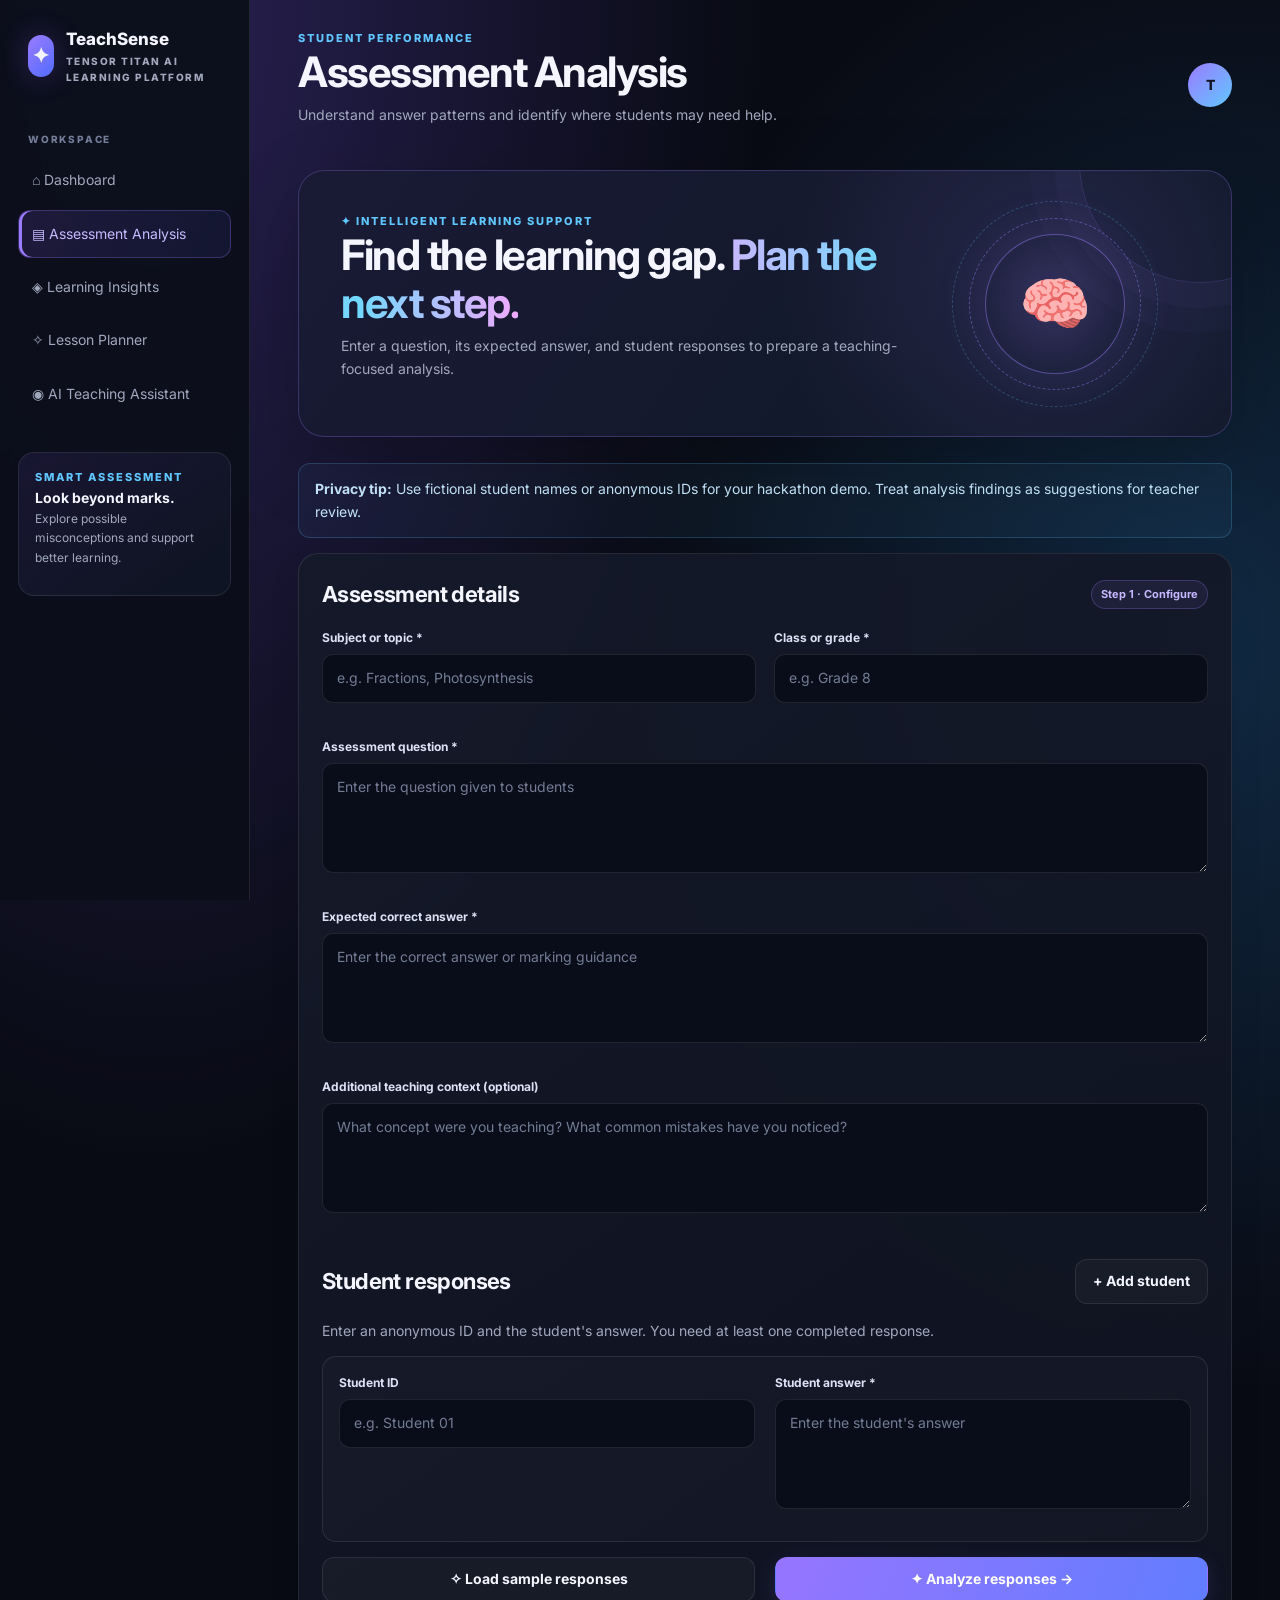
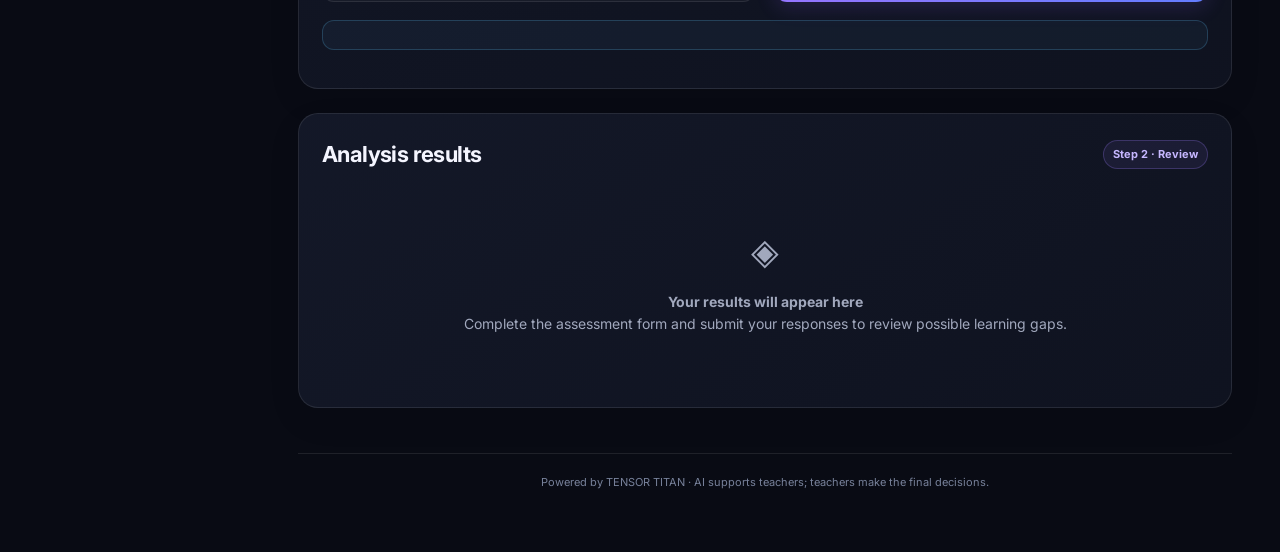
<file: assessment.html>
<!DOCTYPE html>
<html lang="en">
<head>
  <meta charset="UTF-8">
  <meta name="viewport" content="width=device-width, initial-scale=1.0">
  <meta name="description" content="Analyze student responses and explore possible learning gaps with TeachSense AI.">

  <title>Assessment Analysis | TeachSense AI</title>

  <link rel="stylesheet" href="style.css">
  <script src="script.js" defer></script>
</head>

<body>
<div class="app-layout">

  <!-- SIDEBAR -->
  <aside class="sidebar">
    <a class="brand" href="index.html">
      <span class="brand-icon">✦</span>
      <span>
        TeachSense
        <small>TENSOR TITAN AI LEARNING PLATFORM</small>
      </span>
    </a>

    <div class="nav-label">Workspace</div>

    <nav aria-label="Main navigation">
      <a class="nav-link" href="index.html">⌂ Dashboard</a>
      <a class="nav-link active" href="assessment.html" aria-current="page">▤ Assessment Analysis</a>
      <a class="nav-link" href="insights.html">◈ Learning Insights</a>
      <a class="nav-link" href="lesson-plan.html">✧ Lesson Planner</a>
      <a class="nav-link" href="chat.html">◉ AI Teaching Assistant</a>
    </nav>

    <div class="sidebar-note">
      <div class="eyebrow">SMART ASSESSMENT</div>
      <strong>Look beyond marks.</strong>
      <p>Explore possible misconceptions and support better learning.</p>
    </div>
  </aside>

  <!-- MAIN CONTENT -->
  <main class="main-content">

    <header class="topbar">
      <div>
        <div class="eyebrow">STUDENT PERFORMANCE</div>
        <h1>Assessment Analysis</h1>
        <p class="subtitle">
          Understand answer patterns and identify where students may need help.
        </p>
      </div>

      <div class="avatar" title="Teacher">T</div>
    </header>

    <!-- HERO -->
    <section class="hero">
      <div>
        <div class="eyebrow">✦ INTELLIGENT LEARNING SUPPORT</div>

        <h1>
          Find the learning gap.
          <span>Plan the next step.</span>
        </h1>

        <p class="subtitle">
          Enter a question, its expected answer, and student responses
          to prepare a teaching-focused analysis.
        </p>
      </div>

      <div class="hero-art" aria-hidden="true">
        <div class="brain-orbit">
          <div class="brain-symbol">🧠</div>
        </div>
      </div>
    </section>

    <div class="notice">
      <strong>Privacy tip:</strong>
      Use fictional student names or anonymous IDs for your hackathon demo.
      Treat analysis findings as suggestions for teacher review.
    </div>

    <!-- ASSESSMENT FORM -->
    <section class="panel">
      <div class="section-heading" style="margin-top:0">
        <h2>Assessment details</h2>
        <span class="badge">Step 1 · Configure</span>
      </div>

      <form id="assessmentForm">

        <div class="form-grid">

          <div class="form-group">
            <label for="topic">Subject or topic *</label>
            <input
              type="text"
              id="topic"
              name="topic"
              placeholder="e.g. Fractions, Photosynthesis"
              required
              maxlength="150"
            >
          </div>

          <div class="form-group">
            <label for="grade">Class or grade *</label>
            <input
              type="text"
              id="grade"
              name="grade"
              placeholder="e.g. Grade 8"
              required
              maxlength="80"
            >
          </div>

          <div class="form-group full">
            <label for="question">Assessment question *</label>
            <textarea
              id="question"
              name="question"
              placeholder="Enter the question given to students"
              required
              rows="3"
              maxlength="3000"
            ></textarea>
          </div>

          <div class="form-group full">
            <label for="correctAnswer">Expected correct answer *</label>
            <textarea
              id="correctAnswer"
              name="correctAnswer"
              placeholder="Enter the correct answer or marking guidance"
              required
              rows="3"
              maxlength="3000"
            ></textarea>
          </div>

          <div class="form-group full">
            <label for="teacherContext">
              Additional teaching context (optional)
            </label>
            <textarea
              id="teacherContext"
              name="teacherContext"
              placeholder="What concept were you teaching? What common mistakes have you noticed?"
              rows="3"
              maxlength="2000"
            ></textarea>
          </div>

        </div>

        <!-- STUDENT RESPONSES -->
        <div class="section-heading">
          <h2>Student responses</h2>

          <button
            type="button"
            class="btn btn-secondary"
            id="addResponse"
          >
            + Add student
          </button>
        </div>

        <p class="muted">
          Enter an anonymous ID and the student's answer.
          You need at least one completed response.
        </p>

        <div id="responseRows">

          <div class="response-row grid-2" style="margin-bottom:15px">

            <div class="form-group">
              <label>Student ID</label>

              <input
                type="text"
                name="studentId[]"
                placeholder="e.g. Student 01"
                maxlength="80"
              >
            </div>

            <div class="form-group">
              <label>Student answer *</label>

              <textarea
                name="studentAnswer[]"
                placeholder="Enter the student's answer"
                required
                rows="3"
                maxlength="3000"
              ></textarea>
            </div>

          </div>

        </div>

        <!-- ACTION BUTTONS -->
        <div class="grid-2">

          <button
            type="button"
            class="btn btn-secondary"
            id="loadSamples"
          >
            ✧ Load sample responses
          </button>

          <button
            type="submit"
            class="btn"
            id="analyzeSubmit"
          >
            ✦ Analyze responses →
          </button>

        </div>

        <div
          id="assessmentMessage"
          class="notice"
          role="status"
          aria-live="polite"
          style="margin-top:18px"
        ></div>

      </form>
    </section>

    <!-- ANALYSIS RESULTS -->
    <section class="panel" style="margin-top:24px">

      <div class="section-heading" style="margin-top:0">
        <h2>Analysis results</h2>
        <span class="badge">Step 2 · Review</span>
      </div>

      <div id="analysisPreview" aria-live="polite">

        <div class="empty-state">
          <div class="empty-icon">◈</div>

          <strong>Your results will appear here</strong>

          <p>
            Complete the assessment form and submit your responses
            to review possible learning gaps.
          </p>
        </div>

      </div>

    </section>

    <footer class="footer">
     Powered by TENSOR TITAN · AI supports teachers; teachers make the final decisions.
    </footer>

  </main>
</div>
</body>
</html>
</file>
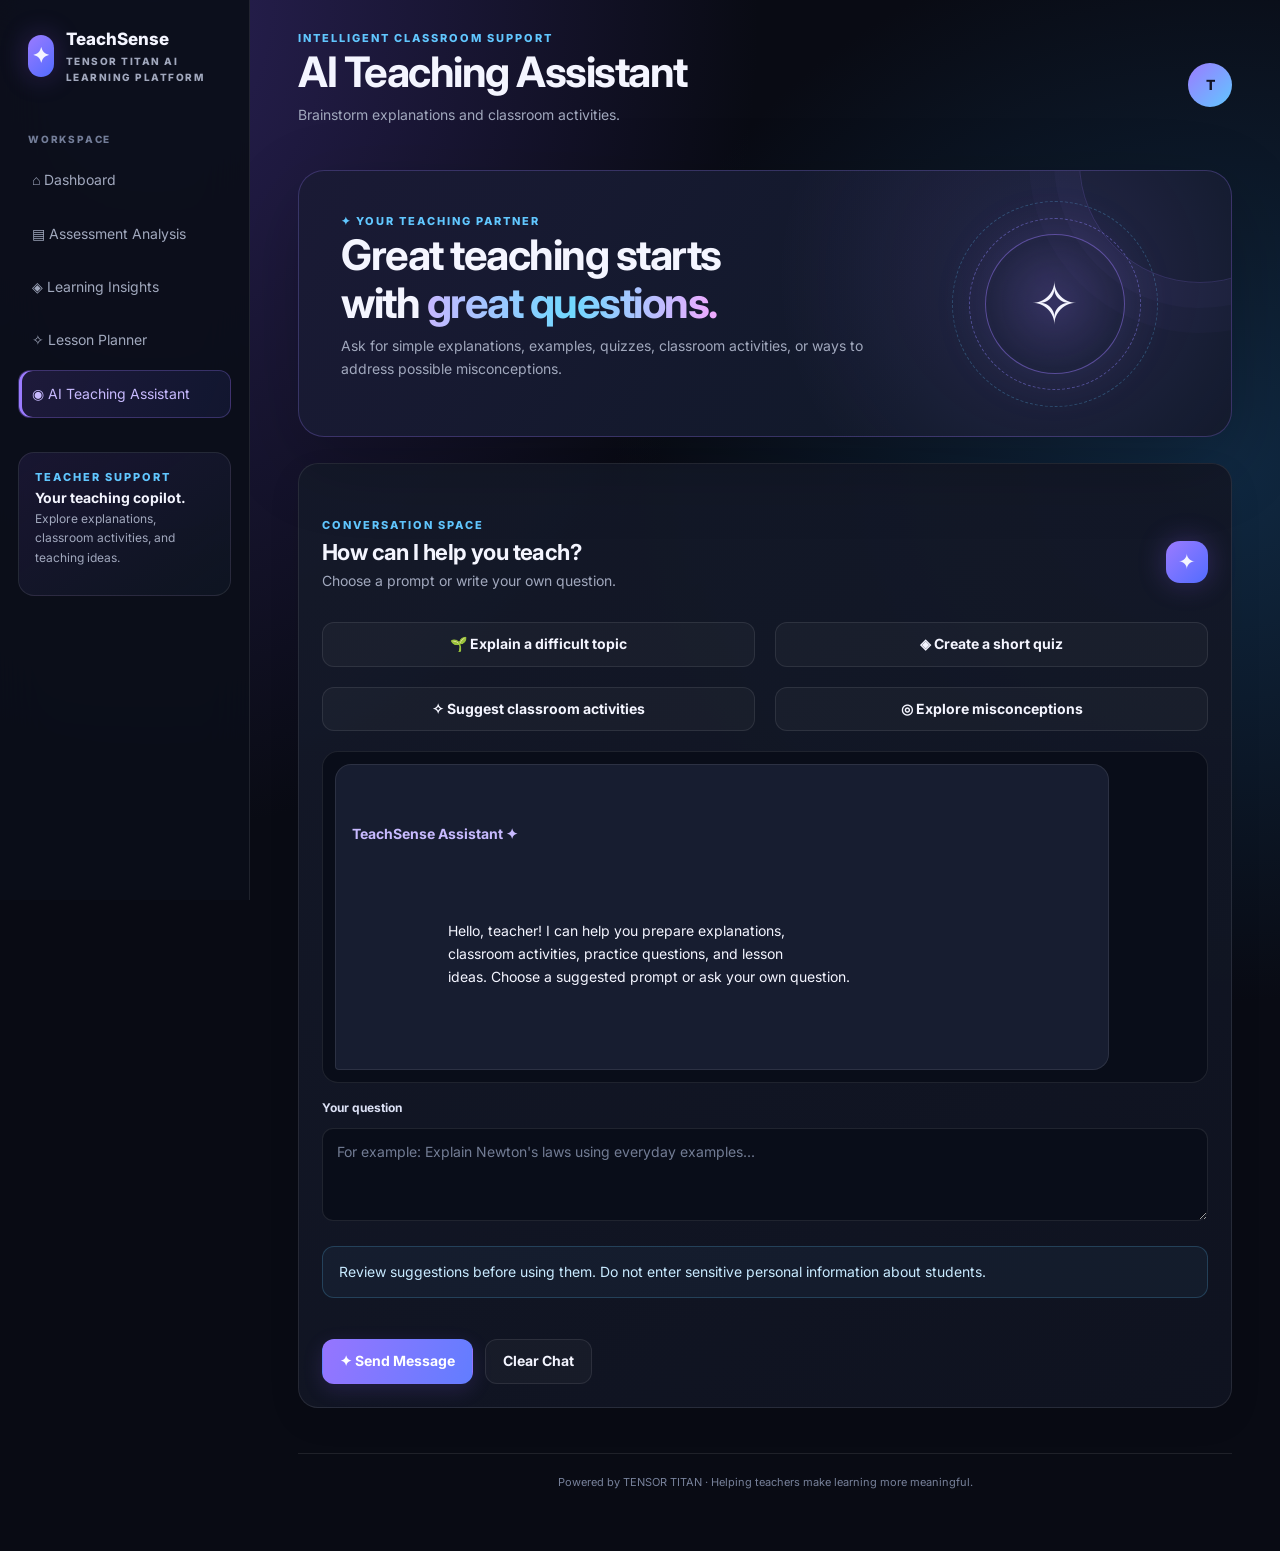
<file: chat.html>
<!DOCTYPE html>
<html lang="en">
<head>
    <meta charset="UTF-8">
    <meta name="viewport" content="width=device-width, initial-scale=1.0">
    <title>AI Teaching Assistant | TeachSense AI</title>
    <link rel="stylesheet" href="style.css">
    <script src="script.js" defer></script>
</head>
<body>
<div class="app-layout">

    <aside class="sidebar">
        <a class="brand" href="index.html">
            <span class="brand-icon">✦</span>
            <span>
                TeachSense
                <small>TENSOR TITAN AI LEARNING PLATFORM</small>
            </span>
        </a>

        <div class="nav-label">Workspace</div>
        <nav>
            <a class="nav-link" href="index.html">⌂ Dashboard</a>
            <a class="nav-link" href="assessment.html">▤ Assessment Analysis</a>
            <a class="nav-link" href="insights.html">◈ Learning Insights</a>
            <a class="nav-link" href="lesson-plan.html">✧ Lesson Planner</a>
            <a class="nav-link active" href="chat.html">◉ AI Teaching Assistant</a>
        </nav>

        <div class="sidebar-note">
            <div class="eyebrow">TEACHER SUPPORT</div>
            <strong>Your teaching copilot.</strong>
            <p>Explore explanations, classroom activities, and teaching ideas.</p>
        </div>
    </aside>

    <main class="main-content">

        <header class="topbar">
            <div>
                <div class="eyebrow">INTELLIGENT CLASSROOM SUPPORT</div>
                <h1>AI Teaching Assistant</h1>
                <p class="subtitle">
                    Brainstorm explanations and classroom activities.
                </p>
            </div>
            <div class="avatar">T</div>
        </header>

        <section class="hero">
            <div>
                <div class="eyebrow">✦ YOUR TEACHING PARTNER</div>
                <h1>
                    Great teaching starts<br>
                    with <span>great questions.</span>
                </h1>
                <p class="subtitle">
                    Ask for simple explanations, examples, quizzes,
                    classroom activities, or ways to address possible
                    misconceptions.
                </p>
            </div>

            <div class="hero-art" aria-hidden="true">
                <div class="brain-orbit">
                    <div class="brain-symbol">✧</div>
                </div>
            </div>
        </section>

        <section class="panel">
            <div class="section-heading">
                <div>
                    <div class="eyebrow">CONVERSATION SPACE</div>
                    <h2>How can I help you teach?</h2>
                    <p class="subtitle">
                        Choose a prompt or write your own question.
                    </p>
                </div>
                <span class="brand-icon">✦</span>
            </div>

            <div class="grid-2" style="margin-bottom:20px;">

                <button type="button"
                    class="btn btn-secondary prompt-button"
                    data-prompt="Explain photosynthesis in simple language for Grade 7 students, with a real-life example.">
                    🌱 Explain a difficult topic
                </button>

                <button type="button"
                    class="btn btn-secondary prompt-button"
                    data-prompt="Create five multiple-choice questions about the water cycle for Grade 6 students, with answers.">
                    ◈ Create a short quiz
                </button>

                <button type="button"
                    class="btn btn-secondary prompt-button"
                    data-prompt="Suggest three interactive classroom activities to teach fractions to students who are struggling with the concept.">
                    ✧ Suggest classroom activities
                </button>

                <button type="button"
                    class="btn btn-secondary prompt-button"
                    data-prompt="Give common misconceptions about electricity for Grade 8 students and suggest ways a teacher can check their understanding.">
                    ◎ Explore misconceptions
                </button>

            </div>

            <div id="chatMessages"
                 class="chat-messages"
                 aria-live="polite"
                 aria-label="Chat conversation">

                <div class="chat-bubble">
                    <strong>TeachSense Assistant ✦</strong>
                    <p>
                        Hello, teacher! I can help you prepare explanations,
                        classroom activities, practice questions, and lesson
                        ideas. Choose a suggested prompt or ask your own question.
                    </p>
                </div>
            </div>

            <form id="chatForm" class="chat-form">
                <label for="chatInput">Your question</label>

                <textarea
                    id="chatInput"
                    name="message"
                    rows="3"
                    placeholder="For example: Explain Newton's laws using everyday examples..."
                    required></textarea>

                <div class="notice">
                    Review suggestions before using them. Do not enter
                    sensitive personal information about students.
                </div>

                <div id="chatMessageStatus"
                     class="notice"
                     role="status"
                     aria-live="polite"
                     hidden></div>

                <div style="display:flex; gap:12px; flex-wrap:wrap; margin-top:16px;">
                    <button type="submit" class="btn" id="chatSend">
                        ✦ Send Message
                    </button>

                    <button type="button" class="btn btn-secondary" id="clearChat">
                        Clear Chat
                    </button>
                </div>
            </form>
        </section>

        <footer class="footer">
           Powered by TENSOR TITAN · Helping teachers make learning more meaningful.
        </footer>

    </main>
</div>
</body>
</html>
</file>
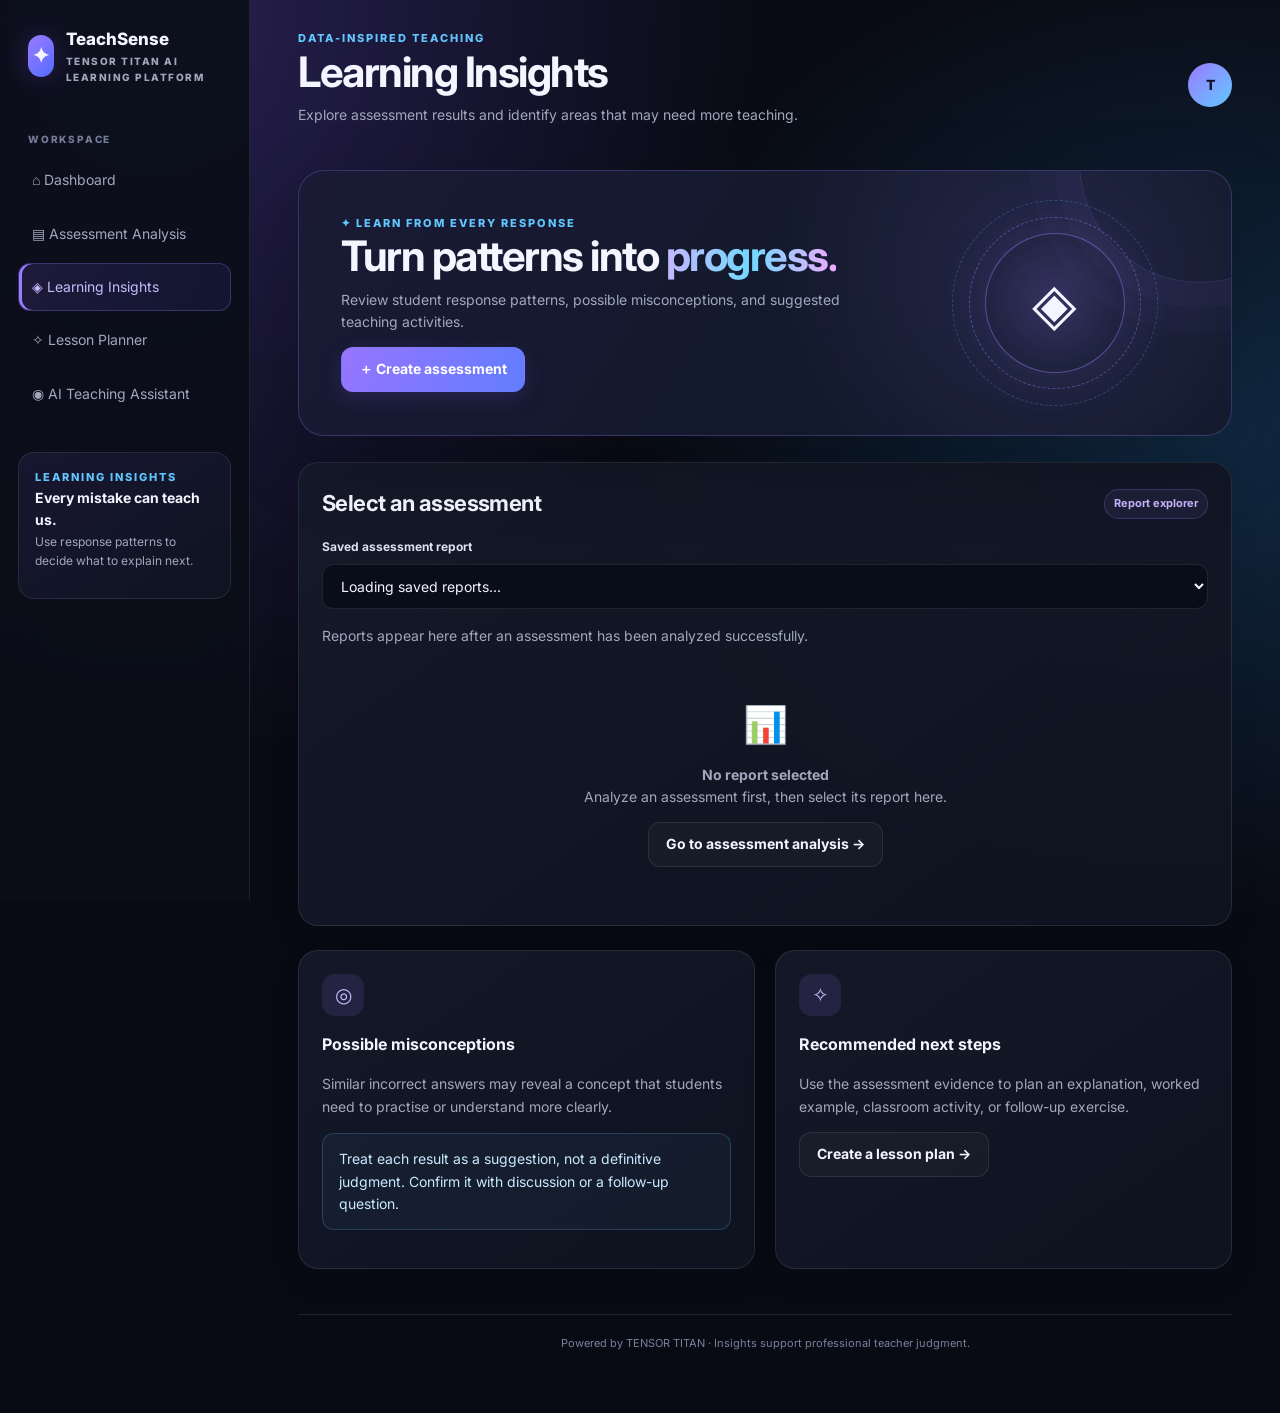
<file: insights.html>
<!DOCTYPE html>
<html lang="en">
<head>
  <meta charset="UTF-8">
  <meta name="viewport" content="width=device-width, initial-scale=1.0">
  <title>Learning Insights | TeachSense AI</title>
  <link rel="stylesheet" href="style.css">
  <script src="script.js" defer></script>
</head>
<body>
<div class="app-layout">

  <aside class="sidebar">
    <a class="brand" href="index.html">
      <span class="brand-icon">✦</span>
      <span>TeachSense <small>TENSOR TITAN AI LEARNING PLATFORM</small></span>
    </a>

    <div class="nav-label">Workspace</div>
    <nav>
      <a class="nav-link" href="index.html">⌂ Dashboard</a>
      <a class="nav-link" href="assessment.html">▤ Assessment Analysis</a>
      <a class="nav-link active" href="insights.html">◈ Learning Insights</a>
      <a class="nav-link" href="lesson-plan.html">✧ Lesson Planner</a>
      <a class="nav-link" href="chat.html">◉ AI Teaching Assistant</a>
    </nav>

    <div class="sidebar-note">
      <div class="eyebrow">LEARNING INSIGHTS</div>
      <strong>Every mistake can teach us.</strong>
      <p>Use response patterns to decide what to explain next.</p>
    </div>
  </aside>

  <main class="main-content">

    <header class="topbar">
      <div>
        <div class="eyebrow">DATA-INSPIRED TEACHING</div>
        <h1>Learning Insights</h1>
        <p class="subtitle">
          Explore assessment results and identify areas that may need more teaching.
        </p>
      </div>
      <div class="avatar">T</div>
    </header>

    <section class="hero">
      <div>
        <div class="eyebrow">✦ LEARN FROM EVERY RESPONSE</div>
        <h1>Turn patterns into <span>progress.</span></h1>
        <p class="subtitle">
          Review student response patterns, possible misconceptions,
          and suggested teaching activities.
        </p>
        <a class="btn" href="assessment.html">＋ Create assessment</a>
      </div>

      <div class="hero-art" aria-hidden="true">
        <div class="brain-orbit">
          <div class="brain-symbol">◈</div>
        </div>
      </div>
    </section>

    <section class="panel">
      <div class="section-heading" style="margin-top:0">
        <h2>Select an assessment</h2>
        <span class="badge">Report explorer</span>
      </div>

      <div class="form-group">
        <label for="reportSelect">Saved assessment report</label>
        <select id="reportSelect">
          <option value="">Loading saved reports...</option>
        </select>
      </div>

      <p class="muted">
        Reports appear here after an assessment has been analyzed successfully.
      </p>

      <div id="insightReport" aria-live="polite">
        <div class="empty-state">
          <div class="empty-icon">📊</div>
          <strong>No report selected</strong>
          <p>
            Analyze an assessment first, then select its report here.
          </p>
          <a href="assessment.html" class="btn btn-secondary">
            Go to assessment analysis →
          </a>
        </div>
      </div>
    </section>

    <section class="grid-2" style="margin-top:24px">

      <article class="panel">
        <div class="stat-icon">◎</div>
        <h3>Possible misconceptions</h3>
        <p class="muted">
          Similar incorrect answers may reveal a concept that students
          need to practise or understand more clearly.
        </p>
        <div class="notice">
          Treat each result as a suggestion, not a definitive judgment.
          Confirm it with discussion or a follow-up question.
        </div>
      </article>

      <article class="panel">
        <div class="stat-icon">✧</div>
        <h3>Recommended next steps</h3>
        <p class="muted">
          Use the assessment evidence to plan an explanation,
          worked example, classroom activity, or follow-up exercise.
        </p>
        <a class="btn btn-secondary" href="lesson-plan.html">
          Create a lesson plan →
        </a>
      </article>

    </section>

    <footer class="footer">
      Powered by TENSOR TITAN · Insights support professional teacher judgment.
    </footer>

  </main>
</div>
</body>
</html>
</file>
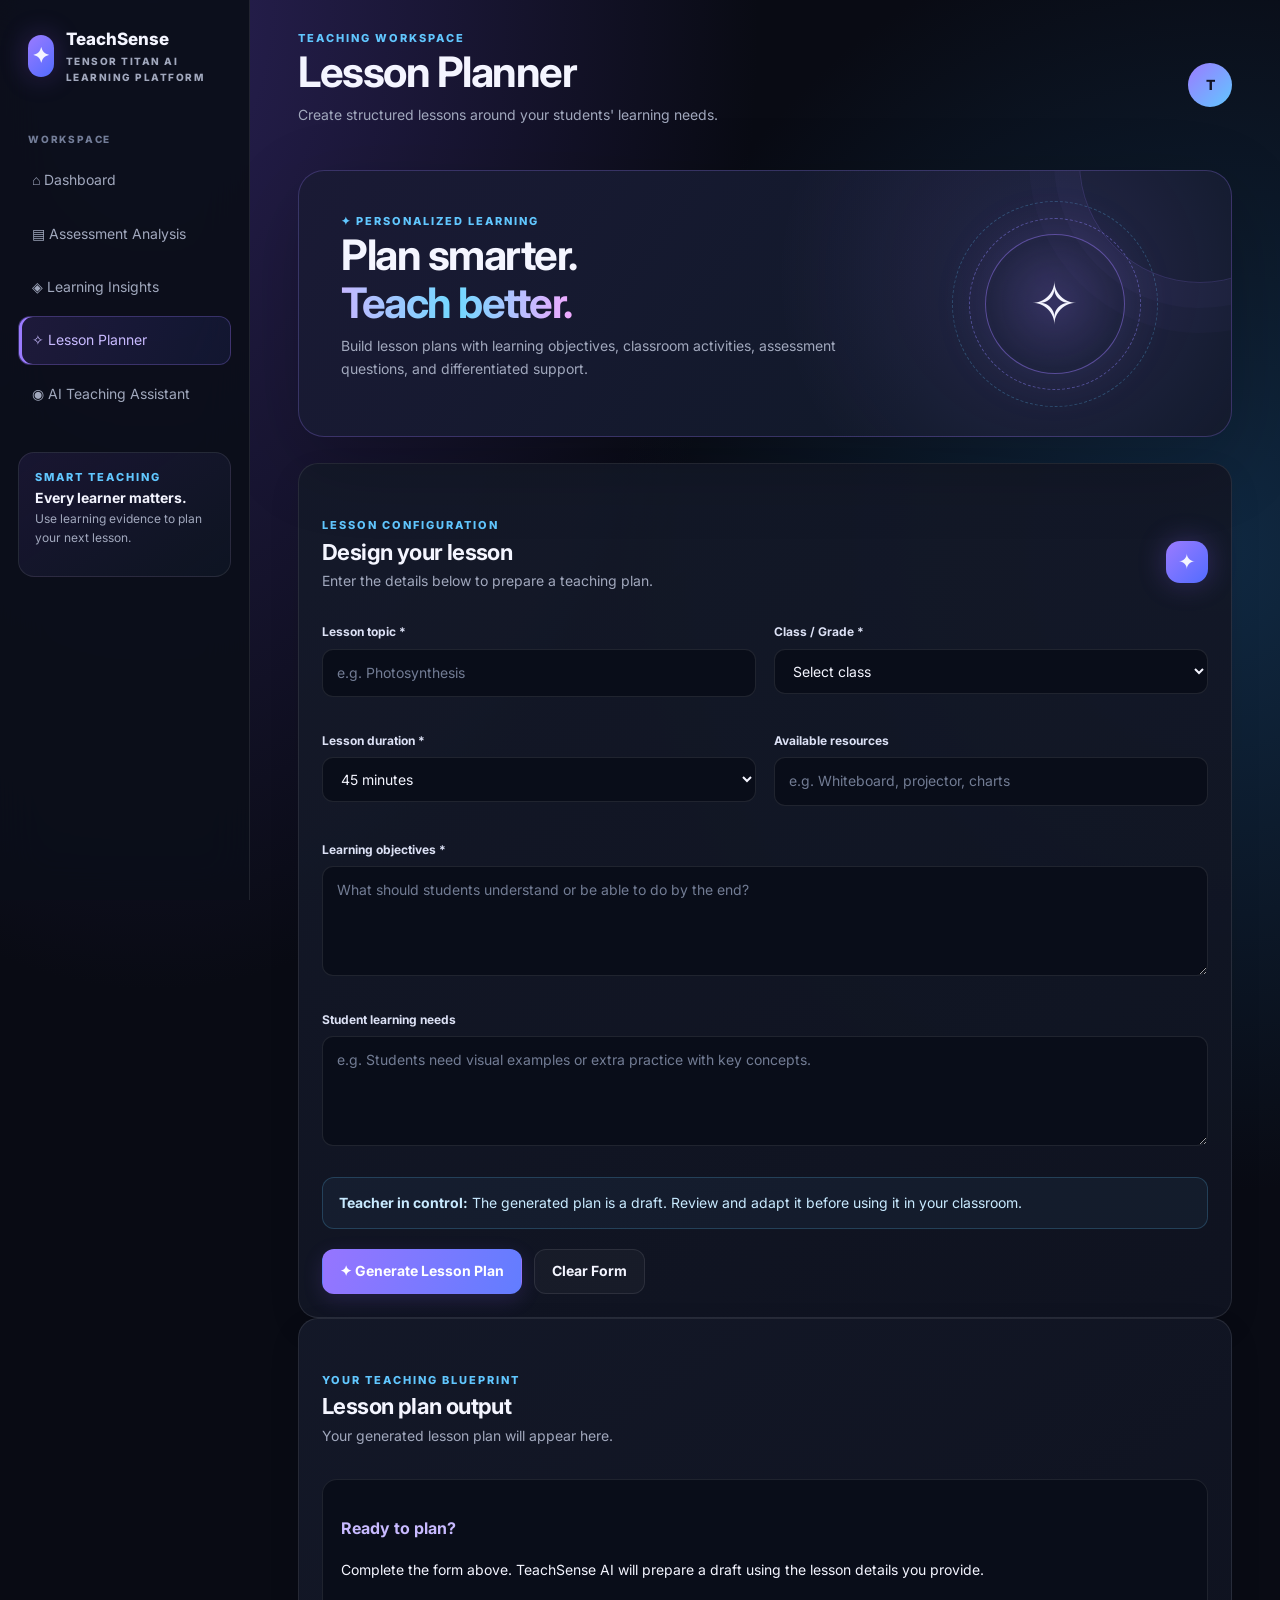
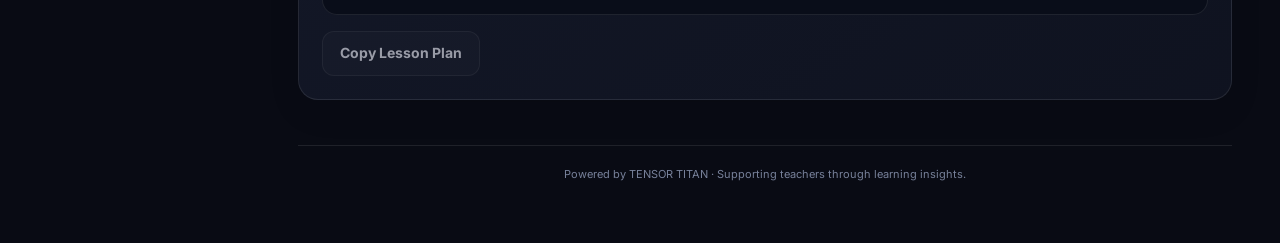
<file: lesson-plan.html>
<!DOCTYPE html>
<html lang="en">
<head>
    <meta charset="UTF-8">
    <meta name="viewport" content="width=device-width, initial-scale=1.0">
    <title>Lesson Planner | TeachSense AI</title>
    <link rel="stylesheet" href="style.css">
    <script src="script.js" defer></script>
</head>
<body>
<div class="app-layout">

    <aside class="sidebar">
        <a class="brand" href="index.html">
            <span class="brand-icon">✦</span>
            <span>TeachSense
                <small>TENSOR TITAN AI LEARNING PLATFORM</small>
            </span>
        </a>

        <div class="nav-label">Workspace</div>
        <nav>
            <a class="nav-link" href="index.html">⌂ Dashboard</a>
            <a class="nav-link" href="assessment.html">▤ Assessment Analysis</a>
            <a class="nav-link" href="insights.html">◈ Learning Insights</a>
            <a class="nav-link active" href="lesson-plan.html">✧ Lesson Planner</a>
            <a class="nav-link" href="chat.html">◉ AI Teaching Assistant</a>
        </nav>

        <div class="sidebar-note">
            <div class="eyebrow">SMART TEACHING</div>
            <strong>Every learner matters.</strong>
            <p>Use learning evidence to plan your next lesson.</p>
        </div>
    </aside>

    <main class="main-content">

        <header class="topbar">
            <div>
                <div class="eyebrow">TEACHING WORKSPACE</div>
                <h1>Lesson Planner</h1>
                <p class="subtitle">
                    Create structured lessons around your students' learning needs.
                </p>
            </div>
            <div class="avatar">T</div>
        </header>

        <section class="hero">
            <div>
                <div class="eyebrow">✦ PERSONALIZED LEARNING</div>
                <h1>Plan smarter.<br><span>Teach better.</span></h1>
                <p class="subtitle">
                    Build lesson plans with learning objectives, classroom
                    activities, assessment questions, and differentiated support.
                </p>
            </div>

            <div class="hero-art" aria-hidden="true">
                <div class="brain-orbit">
                    <div class="brain-symbol">✧</div>
                </div>
            </div>
        </section>

        <section class="panel">
            <div class="section-heading">
                <div>
                    <div class="eyebrow">LESSON CONFIGURATION</div>
                    <h2>Design your lesson</h2>
                    <p class="subtitle">
                        Enter the details below to prepare a teaching plan.
                    </p>
                </div>
                <span class="brand-icon">✦</span>
            </div>

            <form id="lessonForm">
                <div class="form-grid">

                    <div class="form-group">
                        <label for="lessonTopic">Lesson topic *</label>
                        <input
                            type="text"
                            id="lessonTopic"
                            name="topic"
                            placeholder="e.g. Photosynthesis"
                            required>
                    </div>

                    <div class="form-group">
                        <label for="lessonLevel">Class / Grade *</label>
                        <select id="lessonLevel" name="grade" required>
                            <option value="">Select class</option>
                            <option value="Grade 5">Grade 5</option>
                            <option value="Grade 6">Grade 6</option>
                            <option value="Grade 7">Grade 7</option>
                            <option value="Grade 8">Grade 8</option>
                            <option value="Grade 9">Grade 9</option>
                            <option value="Grade 10">Grade 10</option>
                            <option value="Grade 11">Grade 11</option>
                            <option value="Grade 12">Grade 12</option>
                            <option value="College">College</option>
                        </select>
                    </div>

                    <div class="form-group">
                        <label for="duration">Lesson duration *</label>
                        <select id="duration" name="duration" required>
                            <option value="20 minutes">20 minutes</option>
                            <option value="30 minutes">30 minutes</option>
                            <option value="45 minutes" selected>45 minutes</option>
                            <option value="60 minutes">60 minutes</option>
                            <option value="90 minutes">90 minutes</option>
                        </select>
                    </div>

                    <div class="form-group">
                        <label for="resources">Available resources</label>
                        <input
                            type="text"
                            id="resources"
                            name="resources"
                            placeholder="e.g. Whiteboard, projector, charts">
                    </div>

                    <div class="form-group full">
                        <label for="learningGoal">Learning objectives *</label>
                        <textarea
                            id="learningGoal"
                            name="learningGoal"
                            rows="3"
                            placeholder="What should students understand or be able to do by the end?"
                            required></textarea>
                    </div>

                    <div class="form-group full">
                        <label for="learningNeeds">Student learning needs</label>
                        <textarea
                            id="learningNeeds"
                            name="learningNeeds"
                            rows="3"
                            placeholder="e.g. Students need visual examples or extra practice with key concepts."></textarea>
                    </div>

                </div>

                <div class="notice">
                    <strong>Teacher in control:</strong>
                    The generated plan is a draft. Review and adapt it before
                    using it in your classroom.
                </div>

                <div id="lessonMessage" class="notice" role="status" aria-live="polite" hidden></div>

                <div style="display:flex; gap:12px; flex-wrap:wrap; margin-top:20px;">
                    <button type="submit" class="btn" id="lessonSubmit">
                        ✦ Generate Lesson Plan
                    </button>
                    <button type="reset" class="btn btn-secondary">
                        Clear Form
                    </button>
                </div>
            </form>
        </section>

        <section class="panel" id="lessonResult" aria-live="polite">
            <div class="section-heading">
                <div>
                    <div class="eyebrow">YOUR TEACHING BLUEPRINT</div>
                    <h2>Lesson plan output</h2>
                    <p class="subtitle">
                        Your generated lesson plan will appear here.
                    </p>
                </div>
            </div>

            <div class="result-block">
                <h3>Ready to plan?</h3>
                <p>
                    Complete the form above. TeachSense AI will prepare
                    a draft using the lesson details you provide.
                </p>
            </div>

            <button
                type="button"
                class="btn btn-secondary"
                id="copyLesson"
                style="margin-top:16px;"
                disabled>
                Copy Lesson Plan
            </button>
        </section>

        <footer class="footer">
           Powered by TENSOR TITAN · Supporting teachers through learning insights.
        </footer>

    </main>
</div>
</body>
</html>
</file>
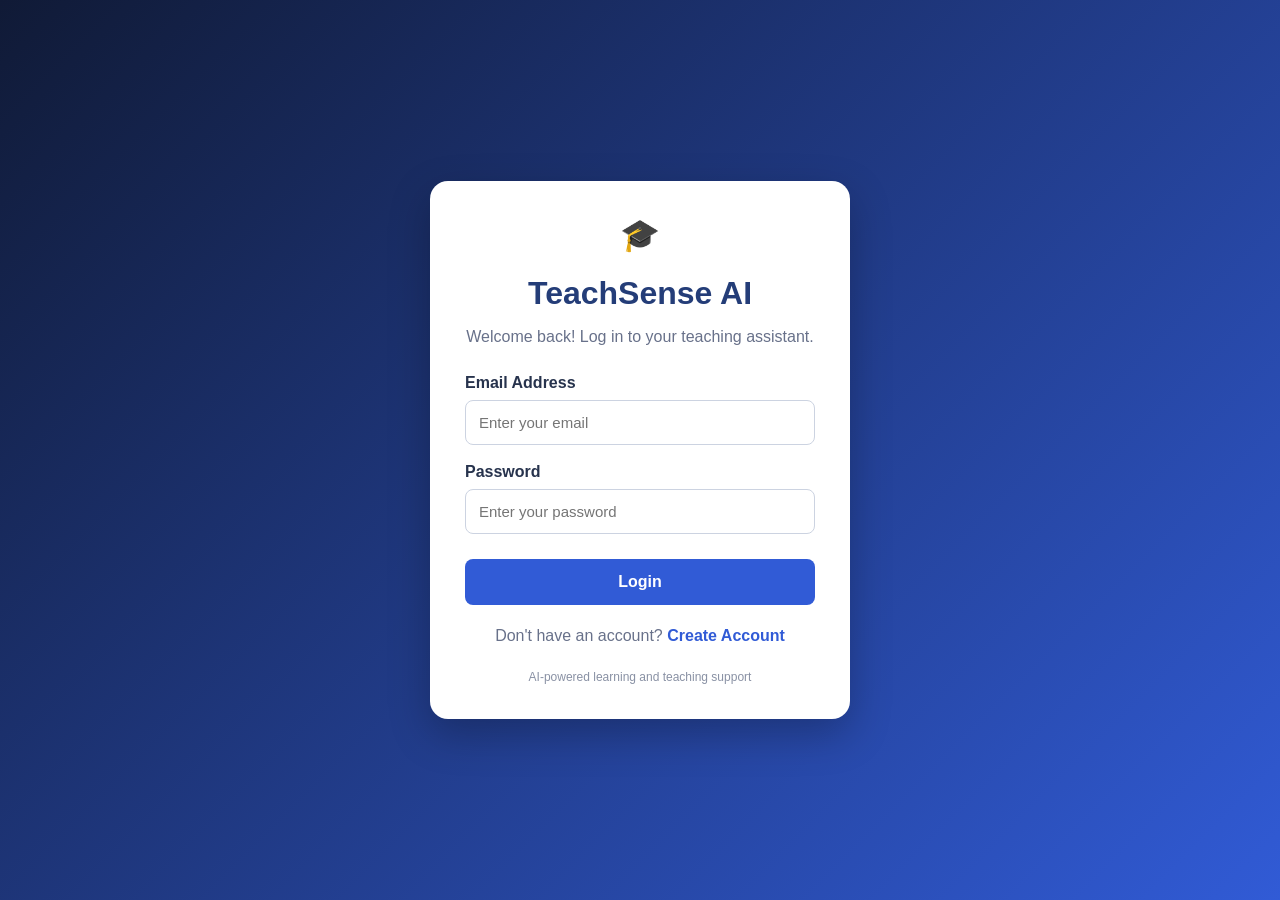
<file: login.html>
<!DOCTYPE html>
<html lang="en">
<head>
    <meta charset="UTF-8">
    <meta name="viewport" content="width=device-width, initial-scale=1.0">
    <title>Login | TeachSense AI</title>

    <style>
        * {
            box-sizing: border-box;
        }

        body {
            margin: 0;
            min-height: 100vh;
            display: flex;
            justify-content: center;
            align-items: center;
            padding: 20px;
            font-family: Arial, sans-serif;
            background: linear-gradient(135deg, #101a36, #315bd6);
        }

        .login-box {
            width: 100%;
            max-width: 420px;
            padding: 35px;
            background: white;
            border-radius: 18px;
            box-shadow: 0 15px 40px rgba(0, 0, 0, 0.25);
        }

        .logo {
            font-size: 32px;
            text-align: center;
            margin-bottom: 10px;
        }

        h1 {
            text-align: center;
            color: #243d78;
            margin-bottom: 10px;
        }

        .subtitle {
            text-align: center;
            color: #68718a;
            margin-bottom: 28px;
        }

        label {
            display: block;
            margin: 18px 0 8px;
            font-weight: bold;
            color: #27334d;
        }

        input {
            width: 100%;
            padding: 13px;
            border: 1px solid #ccd3e1;
            border-radius: 8px;
            font-size: 15px;
        }

        input:focus {
            outline: 2px solid #315bd6;
            border-color: transparent;
        }

        button {
            width: 100%;
            padding: 14px;
            margin-top: 25px;
            border: none;
            border-radius: 8px;
            background: #315bd6;
            color: white;
            font-size: 16px;
            font-weight: bold;
            cursor: pointer;
        }

        button:hover {
            background: #2448b5;
        }

        .signup-link {
            text-align: center;
            margin-top: 22px;
            color: #68718a;
        }

        a {
            color: #315bd6;
            text-decoration: none;
            font-weight: bold;
        }

        a:hover {
            text-decoration: underline;
        }

        .footer {
            margin-top: 25px;
            text-align: center;
            color: #8991a4;
            font-size: 12px;
        }
    </style>
</head>

<body>
    <div class="login-box">
        <div class="logo">🎓</div>

        <h1>TeachSense AI</h1>

        <p class="subtitle">
            Welcome back! Log in to your teaching assistant.
        </p>

        <form action="/login" method="POST">
            <label for="email">Email Address</label>

            <input
                type="email"
                id="email"
                name="email"
                placeholder="Enter your email"
                autocomplete="email"
                required
            >

            <label for="password">Password</label>

            <input
                type="password"
                id="password"
                name="password"
                placeholder="Enter your password"
                autocomplete="current-password"
                required
            >

            <button type="submit">Login</button>
        </form>

        <p class="signup-link">
            Don't have an account?
            <a href="/signup">Create Account</a>
        </p>

        <div class="footer">
            AI-powered learning and teaching support
        </div>
    </div>
</body>
</html>
</file>
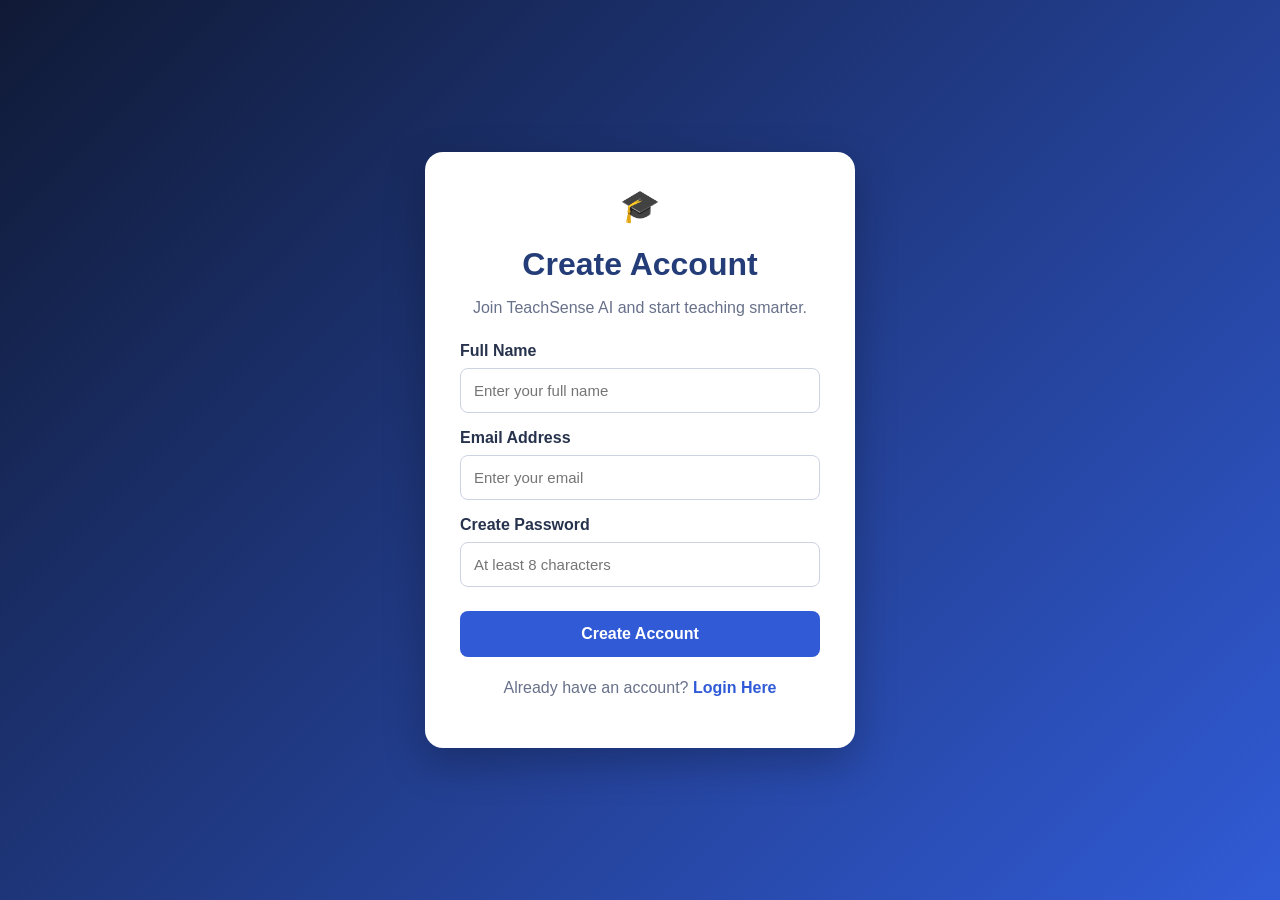
<file: signup.html>
<!DOCTYPE html>
<html lang="en">
<head>
    <meta charset="UTF-8">
    <meta name="viewport" content="width=device-width, initial-scale=1.0">
    <title>Sign Up | TeachSense AI</title>

    <style>
        * {
            box-sizing: border-box;
        }

        body {
            margin: 0;
            min-height: 100vh;
            display: flex;
            justify-content: center;
            align-items: center;
            padding: 20px;
            font-family: Arial, sans-serif;
            background: linear-gradient(135deg, #101a36, #315bd6);
        }

        .signup-box {
            width: 100%;
            max-width: 430px;
            padding: 35px;
            background: white;
            border-radius: 18px;
            box-shadow: 0 15px 40px rgba(0, 0, 0, 0.25);
        }

        .logo {
            font-size: 32px;
            text-align: center;
            margin-bottom: 10px;
        }

        h1 {
            text-align: center;
            color: #243d78;
            margin-bottom: 10px;
        }

        .subtitle {
            text-align: center;
            color: #68718a;
            margin-bottom: 25px;
        }

        label {
            display: block;
            margin: 16px 0 8px;
            font-weight: bold;
            color: #27334d;
        }

        input {
            width: 100%;
            padding: 13px;
            border: 1px solid #ccd3e1;
            border-radius: 8px;
            font-size: 15px;
        }

        input:focus {
            outline: 2px solid #315bd6;
            border-color: transparent;
        }

        button {
            width: 100%;
            padding: 14px;
            margin-top: 24px;
            border: none;
            border-radius: 8px;
            background: #315bd6;
            color: white;
            font-size: 16px;
            font-weight: bold;
            cursor: pointer;
        }

        button:hover {
            background: #2448b5;
        }

        .login-link {
            text-align: center;
            margin-top: 22px;
            color: #68718a;
        }

        a {
            color: #315bd6;
            text-decoration: none;
            font-weight: bold;
        }

        a:hover {
            text-decoration: underline;
        }
    </style>
</head>

<body>
    <div class="signup-box">
        <div class="logo">🎓</div>

        <h1>Create Account</h1>

        <p class="subtitle">
            Join TeachSense AI and start teaching smarter.
        </p>

        <form action="/signup" method="POST">
            <label for="name">Full Name</label>

            <input
                type="text"
                id="name"
                name="name"
                placeholder="Enter your full name"
                autocomplete="name"
                required
            >

            <label for="email">Email Address</label>

            <input
                type="email"
                id="email"
                name="email"
                placeholder="Enter your email"
                autocomplete="email"
                required
            >

            <label for="password">Create Password</label>

            <input
                type="password"
                id="password"
                name="password"
                placeholder="At least 8 characters"
                minlength="8"
                autocomplete="new-password"
                required
            >

            <button type="submit">Create Account</button>
        </form>

        <p class="login-link">
            Already have an account?
            <a href="/login">Login Here</a>
        </p>
    </div>
</body>
</html>
</file>
<file: style.css>
@import url('https://fonts.googleapis.com/css2?family=Inter:wght@400;500;600;700;800&display=swap');

:root {
  --bg: #090b14;
  --surface: #111522;
  --text: #f4f5ff;
  --muted: #a1a8bd;
  --purple: #9b7bff;
  --blue: #61c7ff;
  --border: rgba(255,255,255,.09);
}

* { box-sizing: border-box; }

html { scroll-behavior: smooth; }

body {
  margin: 0;
  min-height: 100vh;
  background:
    radial-gradient(ellipse at 12% 0%, #282052, transparent 38%),
    radial-gradient(ellipse at 95% 30%, #102942, transparent 35%),
    var(--bg);
  color: var(--text);
  font-family: Inter, Arial, sans-serif;
  font-size: 14px;
  line-height: 1.6;
}

a { color: inherit; text-decoration: none; }
button, input, textarea, select { font: inherit; }
button { cursor: pointer; }

.app-layout {
  display: grid;
  grid-template-columns: 250px minmax(0,1fr);
  min-height: 100vh;
}

.sidebar {
  position: sticky;
  top: 0;
  height: 100vh;
  padding: 26px 18px;
  background: #0b0e19ed;
  border-right: 1px solid var(--border);
  backdrop-filter: blur(22px);
  z-index: 10;
}

.brand {
  display: flex;
  align-items: center;
  gap: 12px;
  padding: 0 10px 28px;
  font-size: 17px;
  font-weight: 800;
}

.brand-icon {
  display: grid;
  place-items: center;
  width: 42px;
  height: 42px;
  border-radius: 14px;
  background: linear-gradient(135deg, var(--purple), #526cff);
  box-shadow: 0 0 28px #8b5cf64a;
  font-size: 21px;
}

.brand small {
  display: block;
  font-size: 10px;
  color: var(--muted);
  letter-spacing: 1.5px;
}

.nav-label {
  margin: 18px 10px 9px;
  color: #737d98;
  font-size: 10px;
  font-weight: 800;
  letter-spacing: 1.8px;
  text-transform: uppercase;
}

.nav-link {
  display: flex;
  gap: 12px;
  margin: 5px 0;
  padding: 12px 13px;
  border: 1px solid transparent;
  border-radius: 12px;
  color: var(--muted);
  transition: .25s ease;
}

.nav-link:hover {
  background: #ffffff09;
  color: white;
  transform: translateX(3px);
}

.nav-link.active {
  background: linear-gradient(110deg, #8b5cf626, #526cff18);
  border-color: #9b7bff45;
  color: #c8baff;
  box-shadow: inset 3px 0 var(--purple);
}

.sidebar-note {
  margin-top: 34px;
  padding: 16px;
  border: 1px solid var(--border);
  border-radius: 16px;
  background: linear-gradient(145deg, #8b5cf61b, #61c7ff09);
}

.sidebar-note p { color: var(--muted); font-size: 12px; }

.main-content {
  width: 100%;
  min-width: 0;
  max-width: 1600px;
  margin: auto;
  padding: 30px clamp(16px,4vw,48px) 60px;
}

.topbar {
  display: flex;
  justify-content: space-between;
  align-items: center;
  gap: 16px;
  margin-bottom: 30px;
}

.eyebrow {
  color: var(--blue);
  font-size: 11px;
  font-weight: 800;
  letter-spacing: 2px;
  text-transform: uppercase;
}

h1 {
  margin: 0 0 8px;
  font-size: clamp(28px,4vw,42px);
  line-height: 1.15;
  letter-spacing: -1.5px;
}

h2 { font-size: 22px; letter-spacing: -.6px; }
h3 { font-size: 16px; }
p { margin-top: 0; }

.subtitle, .muted { color: var(--muted); }

.avatar {
  display: grid;
  place-items: center;
  width: 44px;
  height: 44px;
  border-radius: 50%;
  background: linear-gradient(135deg, var(--purple), var(--blue));
  color: #101324;
  font-weight: 800;
}

.hero {
  position: relative;
  display: grid;
  grid-template-columns: minmax(0,1.35fr) minmax(180px,.65fr);
  align-items: center;
  gap: 22px;
  overflow: hidden;
  padding: clamp(24px,4vw,42px);
  margin-bottom: 26px;
  border: 1px solid #9b7bff42;
  border-radius: 26px;
  background:
    radial-gradient(circle at 80% 40%, #9b7bff25, transparent 35%),
    linear-gradient(125deg, #1a1a35, #11192a 70%);
  box-shadow: 0 25px 80px #0003;
  animation: heroIn .8s ease both;
}

.hero::after {
  content: "";
  position: absolute;
  width: 240px;
  height: 240px;
  right: -90px;
  top: -130px;
  border: 1px solid #9b7bff30;
  border-radius: 50%;
  box-shadow: 0 0 0 25px #9b7bff08, 0 0 0 50px #9b7bff06;
  pointer-events: none;
}

.hero h1 span {
  background: linear-gradient(90deg, #c6b7ff, #70d9ff, #f1a9ff);
  -webkit-background-clip: text;
  background-clip: text;
  color: transparent;
}

.hero-art {
  display: grid;
  place-items: center;
  min-height: 180px;
}

.brain-orbit {
  position: relative;
  display: grid;
  place-items: center;
  width: 140px;
  height: 140px;
  border: 1px solid #9b7bff78;
  border-radius: 50%;
  background: radial-gradient(circle, #9b7bff26, transparent 68%);
  box-shadow: 0 0 55px #9b7bff21;
  animation: float 4s ease-in-out infinite;
}

.brain-orbit::before, .brain-orbit::after {
  content: "";
  position: absolute;
  inset: -17px;
  border: 1px dashed #8e86ff73;
  border-radius: 50%;
  animation: spin 18s linear infinite;
}

.brain-orbit::after {
  inset: -34px;
  border-color: #61c7ff43;
  animation-direction: reverse;
  animation-duration: 26s;
}

.brain-symbol { font-size: 58px; }

.stats-grid {
  display: grid;
  grid-template-columns: repeat(4,minmax(0,1fr));
  gap: 16px;
  margin: 24px 0;
}

.grid-2 {
  display: grid;
  grid-template-columns: repeat(2,minmax(0,1fr));
  gap: 20px;
}

.grid-3 {
  display: grid;
  grid-template-columns: repeat(3,minmax(0,1fr));
  gap: 18px;
}

.panel, .stat-card {
  min-width: 0;
  padding: 23px;
  border: 1px solid var(--border);
  border-radius: 20px;
  background: linear-gradient(145deg,#151a2aeb,#101421ed);
  box-shadow: 0 12px 35px #00000012;
  transition: transform .3s ease, border-color .3s ease,
              box-shadow .3s ease;
}

.panel:hover, .stat-card:hover {
  transform: translateY(-4px);
  border-color: #9b7bff58;
  box-shadow: 0 18px 45px #0003;
}

.stat-label { color: var(--muted); font-size: 12px; }

.stat-value {
  margin: 10px 0 4px;
  font-size: 32px;
  font-weight: 800;
  letter-spacing: -1px;
}

.stat-icon {
  display: grid;
  place-items: center;
  width: 42px;
  height: 42px;
  margin-bottom: 12px;
  border-radius: 13px;
  background: #9b7bff20;
  color: #c8baff;
  font-size: 20px;
}

.section-heading {
  display: flex;
  justify-content: space-between;
  align-items: center;
  flex-wrap: wrap;
  gap: 12px;
  margin: 30px 0 16px;
}

.section-heading h2 { margin: 0; }

.btn {
  display: inline-flex;
  align-items: center;
  justify-content: center;
  gap: 8px;
  min-height: 42px;
  padding: 10px 17px;
  border: 1px solid transparent;
  border-radius: 12px;
  background: linear-gradient(110deg,#9675ff,#627dff);
  color: white;
  font-weight: 700;
  box-shadow: 0 6px 20px #8b5cf629;
  transition: transform .2s, box-shadow .2s, filter .2s;
}

.btn:hover {
  transform: translateY(-2px);
  filter: brightness(1.1);
  box-shadow: 0 10px 28px #8b5cf64a;
}

.btn:active { transform: scale(.98); }

.btn-secondary {
  border-color: var(--border);
  background: #ffffff08;
  box-shadow: none;
  color: var(--text);
}

.btn-danger {
  background: #ff62621b;
  border-color: #ff626245;
  box-shadow: none;
}

.btn:disabled { opacity: .6; cursor: not-allowed; }

.form-grid {
  display: grid;
  grid-template-columns: repeat(2,minmax(0,1fr));
  gap: 18px;
}

.form-group {
  display: flex;
  flex-direction: column;
  gap: 7px;
  margin-bottom: 16px;
}

.form-group.full { grid-column: 1/-1; }

label {
  color: #dce1f5;
  font-size: 12px;
  font-weight: 700;
}

input, textarea, select {
  width: 100%;
  min-width: 0;
  padding: 12px 14px;
  border: 1px solid #ffffff18;
  border-radius: 11px;
  background: #090d19;
  color: var(--text);
  transition: border-color .2s, box-shadow .2s;
}

input::placeholder, textarea::placeholder { color: #727c94; }

input:focus, textarea:focus, select:focus {
  outline: none;
  border-color: var(--purple);
  box-shadow: 0 0 0 3px #9b7bff1c;
}

textarea { min-height: 110px; resize: vertical; }

.table-wrap { overflow-x: auto; }

table { width: 100%; border-collapse: collapse; min-width: 520px; }
th, td { padding: 13px 12px; border-bottom: 1px solid var(--border); text-align: left; }
th { color: #8f9ab3; font-size: 10px; text-transform: uppercase; letter-spacing: 1px; }
td { color: #e0e5f6; }
tr:last-child td { border-bottom: none; }

.badge {
  display: inline-flex;
  padding: 5px 9px;
  border: 1px solid #9b7bff40;
  border-radius: 999px;
  background: #9b7bff15;
  color: #c6b7ff;
  font-size: 11px;
  font-weight: 700;
}

.notice {
  padding: 14px 16px;
  margin: 15px 0;
  border: 1px solid #61c7ff36;
  border-radius: 12px;
  background: #61c7ff0d;
  color: #c8eaff;
}

.notice.error { border-color: #ff77774d; background: #ff777710; color: #ffb1b1; }
.notice.success { border-color: #65e6b250; background: #65e6b20e; color: #a5f5d5; }

.empty-state { padding: 35px 15px; color: var(--muted); text-align: center; }
.empty-icon { font-size: 36px; margin-bottom: 10px; }

.result-block {
  padding: 18px;
  margin-top: 18px;
  border: 1px solid var(--border);
  border-radius: 15px;
  background: #090d19;
}

.result-block h3 { color: #c8baff; }

.chat-messages {
  display: flex;
  flex-direction: column;
  gap: 15px;
  max-height: 440px;
  min-height: 220px;
  overflow-y: auto;
  padding: 18px;
  margin-bottom: 15px;
  border: 1px solid var(--border);
  border-radius: 16px;
  background: #090d19;
}

.chat-bubble {
  max-width: 85%;
  padding: 13px 16px;
  border: 1px solid var(--border);
  border-radius: 16px 16px 16px 4px;
  background: #171d30;
  animation: bubbleIn .3s ease both;
  overflow-wrap: anywhere;
  white-space: pre-wrap;
}

.chat-bubble.user {
  align-self: flex-end;
  border-color: #9b7bff4a;
  border-radius: 16px 16px 4px 16px;
  background: linear-gradient(135deg,#7254c833,#4564a82b);
}

.chat-form { display: flex; gap: 10px; align-items: flex-end; }
.chat-form textarea { min-height: 48px; }

.is-loading { pointer-events: none; }
.is-loading::before {
  content: "";
  display: inline-block;
  width: 13px;
  height: 13px;
  margin-right: 8px;
  border: 2px solid #ffffff60;
  border-top-color: white;
  border-radius: 50%;
  animation: spin .7s linear infinite;
}

.reveal {
  opacity: 0;
  transform: translateY(16px);
  transition: opacity .65s ease, transform .65s ease;
}

.reveal.is-visible { opacity: 1; transform: translateY(0); }

.footer {
  margin-top: 45px;
  padding-top: 20px;
  border-top: 1px solid var(--border);
  color: #77819a;
  font-size: 11px;
  text-align: center;
}

@keyframes heroIn {
  from { opacity: 0; transform: translateY(15px); }
  to { opacity: 1; transform: translateY(0); }
}

@keyframes float {
  0%,100% { transform: translateY(0); }
  50% { transform: translateY(-10px); }
}

@keyframes spin { to { transform: rotate(360deg); } }

@keyframes bubbleIn {
  from { opacity: 0; transform: translateY(8px) scale(.98); }
  to { opacity: 1; transform: translateY(0) scale(1); }
}

@media (max-width: 1100px) {
  .stats-grid { grid-template-columns: repeat(2,minmax(0,1fr)); }
  .grid-3 { grid-template-columns: repeat(2,minmax(0,1fr)); }
}

@media (max-width: 760px) {
  .app-layout { grid-template-columns: 1fr; }
  .sidebar {
    position: relative;
    height: auto;
    padding: 14px;
    border-right: 0;
    border-bottom: 1px solid var(--border);
  }
  .brand { padding: 0 5px 12px; }
  .nav-label, .sidebar-note { display: none; }
  .sidebar nav { display: flex; gap: 7px; overflow-x: auto; padding-bottom: 3px; }
  .nav-link { flex: 0 0 auto; margin: 0; padding: 9px 11px; font-size: 12px; }
  .main-content { padding: 22px 15px 40px; }
  .hero { grid-template-columns: 1fr; }
  .hero-art { min-height: 140px; }
  .grid-2, .grid-3, .form-grid { grid-template-columns: 1fr; }
  .form-group.full { grid-column: auto; }
  .panel, .stat-card { padding: 17px; }
  .chat-bubble { max-width: 95%; }
}

@media (prefers-reduced-motion: reduce) {
  *, *::before, *::after {
    animation-duration: .01ms !important;
    animation-iteration-count: 1 !important;
    scroll-behavior: auto !important;
    transition-duration: .01ms !important;
  }
}

/* =========================================
   TEACHSENSE AI - UI IMPROVEMENTS
   Add this at the bottom of style.css
========================================= */

/* Better keyboard accessibility */
a:focus-visible,
button:focus-visible,
input:focus-visible,
textarea:focus-visible,
select:focus-visible {
    outline: 2px solid var(--blue);
    outline-offset: 3px;
}

/* Disabled buttons */
button:disabled {
    opacity: 0.55;
    cursor: not-allowed;
    transform: none;
    filter: none;
}

/* Assessment response rows */
.response-row {
    padding: 16px;
    margin: 12px 0;
    border: 1px solid var(--border);
    border-radius: 14px;
    background: #ffffff05;
}

/* Keep long AI responses readable */
#analysisPreview,
#insightReport,
#lessonResult {
    min-width: 0;
    overflow-wrap: anywhere;
}

#analysisPreview .result-block,
#insightReport .result-block,
#lessonResult .result-block {
    line-height: 1.75;
}

/* Chat input layout */
.chat-form {
    display: flex;
    flex-direction: column;
    align-items: stretch;
}

.chat-form textarea {
    width: 100%;
}

/* Make chat message text readable */
.chat-bubble p:last-child {
    margin-bottom: 0;
}

.chat-bubble strong {
    display: block;
    margin-bottom: 6px;
    color: #c8baff;
}

/* Status messages */
.notice[hidden] {
    display: none !important;
}

/* Smooth report and result appearance */
#analysisPreview,
#insightReport,
#lessonResult {
    animation: heroIn 0.45s ease both;
}

/* Mobile layout improvements */
@media (max-width: 480px) {
    h1 {
        letter-spacing: -0.8px;
    }

    .stats-grid {
        grid-template-columns: 1fr;
    }

    .topbar {
        align-items: flex-start;
    }

    .avatar {
        flex: 0 0 40px;
        width: 40px;
        height: 40px;
    }

    .btn {
        max-width: 100%;
        white-space: normal;
    }

    .section-heading {
        align-items: flex-start;
    }
}

/* Respect users who prefer less animation */
@media (prefers-reduced-motion: reduce) {
    #analysisPreview,
    #insightReport,
    #lessonResult {
        animation: none;
    }
}

/* Chatbot message improvements */
.chat-messages {
  display: flex;
  flex-direction: column;
  gap: 14px;
  max-height: 520px;
  overflow-y: auto;
  padding: 12px;
}

.chat-bubble {
  max-width: 90%;
  overflow-wrap: anywhere;
}

.chat-bubble p {
  white-space: pre-wrap;
  line-height: 1.65;
}

.user-bubble {
  align-self: flex-end;
  background: rgba(113, 88, 245, 0.14);
  border: 1px solid rgba(113, 88, 245, 0.35);
}

#chatSend:disabled {
  opacity: 0.65;
  cursor: wait;
}

/* TeachSense AI — Premium interaction styles */

.ts-message {
    padding: 14px 18px;
    margin: 16px 0;
    border-radius: 12px;
    font-size: 14px;
    line-height: 1.6;
    border: 1px solid #e2e8f0;
    background: #f8fafc;
    color: #334155;
}

.ts-message-success {
    background: #ecfdf5;
    border-color: #a7f3d0;
    color: #065f46;
}

.ts-message-error {
    background: #fef2f2;
    border-color: #fecaca;
    color: #991b1b;
}

.ts-message-info {
    background: #eff6ff;
    border-color: #bfdbfe;
    color: #1e40af;
}

.ts-result-card,
.ts-response-card {
    background: #ffffff;
    border: 1px solid #e2e8f0;
    border-radius: 16px;
    padding: 22px;
    margin: 16px 0;
    box-shadow: 0 5px 20px rgba(15, 23, 42, 0.05);
    transition: transform 0.2s ease, box-shadow 0.2s ease;
}

.ts-result-card:hover {
    transform: translateY(-2px);
    box-shadow: 0 12px 28px rgba(15, 23, 42, 0.09);
}

.ts-results-title {
    font-size: 26px;
    font-weight: 750;
    letter-spacing: -0.5px;
    margin-bottom: 20px;
    color: #0f172a;
}

.ts-result-heading {
    font-size: 17px;
    font-weight: 700;
    color: #4338ca;
    margin: 0 0 12px;
    text-transform: capitalize;
}

.ts-result-body {
    color: #475569;
    line-height: 1.8;
    overflow-wrap: anywhere;
}

.ts-result-row {
    padding: 12px 0;
    border-bottom: 1px solid #f1f5f9;
}

.ts-result-row:last-child {
    border-bottom: 0;
}

.ts-result-row strong {
    display: block;
    color: #334155;
    margin-bottom: 5px;
    text-transform: capitalize;
}

.ts-result-row p {
    margin: 0;
    white-space: pre-wrap;
}

.ts-response-card label {
    display: block;
    font-weight: 600;
    margin-bottom: 14px;
    color: #334155;
}

.ts-response-card input,
.ts-response-card textarea {
    display: block;
    box-sizing: border-box;
    width: 100%;
    margin-top: 8px;
    padding: 12px 14px;
    border: 1px solid #cbd5e1;
    border-radius: 10px;
    font: inherit;
    background: #ffffff;
    color: #0f172a;
    outline: none;
    transition: border-color 0.2s, box-shadow 0.2s;
}

.ts-response-card input:focus,
.ts-response-card textarea:focus {
    border-color: #6366f1;
    box-shadow: 0 0 0 4px rgba(99, 102, 241, 0.12);
}

.remove-response {
    padding: 9px 14px;
    border: 1px solid #fecaca;
    border-radius: 9px;
    background: #fff1f2;
    color: #be123c;
    font-weight: 600;
    cursor: pointer;
}

.ts-chat-bubble {
    max-width: 85%;
    width: fit-content;
    margin: 12px 0;
    padding: 13px 17px;
    border-radius: 16px;
    line-height: 1.7;
    white-space: pre-wrap;
    overflow-wrap: anywhere;
}

.ts-chat-user {
    margin-left: auto;
    color: #ffffff;
    background: linear-gradient(135deg, #4f46e5, #7c3aed);
    border-bottom-right-radius: 5px;
}

.ts-chat-assistant {
    margin-right: auto;
    color: #1e293b;
    background: #f1f5f9;
    border: 1px solid #e2e8f0;
    border-bottom-left-radius: 5px;
}

button:disabled {
    opacity: 0.65;
    cursor: wait;
}

#apiStatus.connected {
    color: #059669;
}

#apiStatus.disconnected {
    color: #dc2626;
}

@media (max-width: 600px) {
    .ts-result-card,
    .ts-response-card {
        padding: 16px;
        border-radius: 12px;
    }

    .ts-results-title {
        font-size: 22px;
    }

    .ts-chat-bubble {
        max-width: 94%;
    }
}

@media (prefers-reduced-motion: reduce) {
    .ts-result-card,
    .ts-response-card,
    .ts-response-card input,
    .ts-response-card textarea {
        transition: none;
    }
}

/* ============ TEACHSENSE PREMIUM DASHBOARD ============ */

.assessment-premium-card {
    position: relative;
    padding: 24px;
    margin: 16px 0;
    background: linear-gradient(145deg, #ffffff, #fafaff);
    border: 1px solid #e8e8f3;
    border-radius: 20px;
    box-shadow: 0 8px 28px rgba(35, 35, 85, 0.06);
    overflow: hidden;
    transition: transform .2s ease, box-shadow .2s ease;
}

.assessment-premium-card::before {
    content: "";
    position: absolute;
    top: 0;
    left: 0;
    right: 0;
    height: 4px;
    background: linear-gradient(90deg, #6366f1, #a855f7, #22d3ee);
}

.assessment-premium-card:hover {
    transform: translateY(-4px);
    box-shadow: 0 16px 38px rgba(79, 70, 229, .12);
}

.assessment-card-header {
    display: flex;
    align-items: center;
    gap: 15px;
}

.assessment-card-icon {
    display: grid;
    place-items: center;
    flex-shrink: 0;
    width: 48px;
    height: 48px;
    border-radius: 15px;
    color: white;
    font-size: 25px;
    background: linear-gradient(135deg, #6366f1, #9333ea);
}

.assessment-title-area {
    min-width: 0;
}

.assessment-title-area h3 {
    margin: 0 0 10px;
    color: #17172f;
    font-size: 19px;
    font-weight: 750;
    overflow-wrap: anywhere;
}

.assessment-grade-badge {
    display: inline-block;
    padding: 6px 11px;
    color: #5145cd;
    background: #f0efff;
    border: 1px solid #e4e1ff;
    border-radius: 50px;
    font-size: 12px;
    font-weight: 700;
}

.assessment-card-divider {
    height: 1px;
    margin: 22px 0 18px;
    background: #ededf5;
}

.assessment-date-row {
    display: flex;
    flex-direction: column;
    gap: 7px;
    margin-bottom: 22px;
}

.assessment-date-row span {
    color: #9292a9;
    font-size: 10px;
    font-weight: 800;
    letter-spacing: 1.3px;
}

.assessment-date-row time {
    color: #383851;
    font-size: 14px;
    font-weight: 600;
}

.assessment-card-footer {
    display: flex;
    justify-content: space-between;
    align-items: center;
    gap: 12px;
    flex-wrap: wrap;
}

.assessment-status {
    display: inline-flex;
    align-items: center;
    gap: 8px;
    color: #64748b;
    font-size: 12px;
    font-weight: 600;
}

.assessment-status-dot {
    width: 8px;
    height: 8px;
    border-radius: 50%;
    background: #10b981;
    box-shadow: 0 0 0 4px #d1fae5;
}

.assessment-view-button {
    display: inline-flex;
    justify-content: center;
    align-items: center;
    gap: 10px;
    padding: 11px 16px;
    color: #ffffff !important;
    background: linear-gradient(135deg, #4f46e5, #7c3aed);
    border-radius: 11px;
    text-decoration: none !important;
    font-size: 13px;
    font-weight: 700;
    transition: transform .2s ease, box-shadow .2s ease;
}

.assessment-view-button:hover {
    transform: translateY(-2px);
    box-shadow: 0 8px 20px rgba(79, 70, 229, .25);
}

.ts-result-card {
    padding: 22px;
    margin: 16px 0;
    background: #ffffff;
    border: 1px solid #e8e8f3;
    border-radius: 16px;
    box-shadow: 0 5px 20px rgba(15, 23, 42, .05);
}

.ts-results-title {
    color: #17172f;
    font-size: 25px;
    font-weight: 750;
}

.ts-result-heading {
    margin-top: 0;
    color: #5145cd;
    font-size: 17px;
    text-transform: capitalize;
}

.ts-result-body {
    color: #475569;
    line-height: 1.8;
    overflow-wrap: anywhere;
}

.ts-result-row {
    padding: 12px 0;
    border-bottom: 1px solid #f1f5f9;
}

.ts-result-row p {
    margin-bottom: 0;
    white-space: pre-wrap;
}

.ts-message {
    padding: 13px 16px;
    margin: 15px 0;
    border: 1px solid #e2e8f0;
    border-radius: 12px;
    line-height: 1.6;
}

.ts-message-info {
    color: #1e40af;
    background: #eff6ff;
    border-color: #bfdbfe;
}

.ts-message-success {
    color: #065f46;
    background: #ecfdf5;
    border-color: #a7f3d0;
}

.ts-message-error {
    color: #991b1b;
    background: #fef2f2;
    border-color: #fecaca;
}

.ts-response-card {
    padding: 20px;
    margin: 14px 0;
    background: #ffffff;
    border: 1px solid #e2e8f0;
    border-radius: 16px;
}

.ts-response-card label {
    display: block;
    margin-bottom: 14px;
    color: #334155;
    font-weight: 600;
}

.ts-response-card input,
.ts-response-card textarea {
    display: block;
    box-sizing: border-box;
    width: 100%;
    margin-top: 8px;
    padding: 12px 14px;
    color: #0f172a;
    background: #ffffff;
    border: 1px solid #cbd5e1;
    border-radius: 10px;
    font: inherit;
}

.ts-response-card input:focus,
.ts-response-card textarea:focus {
    outline: none;
    border-color: #6366f1;
    box-shadow: 0 0 0 4px rgba(99, 102, 241, .12);
}

.remove-response {
    padding: 9px 14px;
    color: #be123c;
    background: #fff1f2;
    border: 1px solid #fecaca;
    border-radius: 9px;
    cursor: pointer;
}

.ts-chat-bubble {
    width: fit-content;
    max-width: 85%;
    margin: 12px 0;
    padding: 13px 17px;
    border-radius: 16px;
    line-height: 1.7;
    white-space: pre-wrap;
    overflow-wrap: anywhere;
}

.ts-chat-user {
    margin-left: auto;
    color: white;
    background: linear-gradient(135deg, #4f46e5, #7c3aed);
}

.ts-chat-assistant {
    margin-right: auto;
    color: #1e293b;
    background: #f1f5f9;
    border: 1px solid #e2e8f0;
}

button:disabled {
    opacity: .65;
    cursor: wait;
}

@media (max-width: 600px) {
    .assessment-premium-card {
        padding: 18px;
        border-radius: 16px;
    }

    .assessment-title-area h3 {
        font-size: 17px;
    }

    .assessment-card-footer {
        align-items: stretch;
        flex-direction: column;
    }

    .assessment-view-button {
        box-sizing: border-box;
        width: 100%;
    }
}

@media (prefers-reduced-motion: reduce) {
    .assessment-premium-card,
    .assessment-view-button {
        transition: none;
    }
}
</file>
